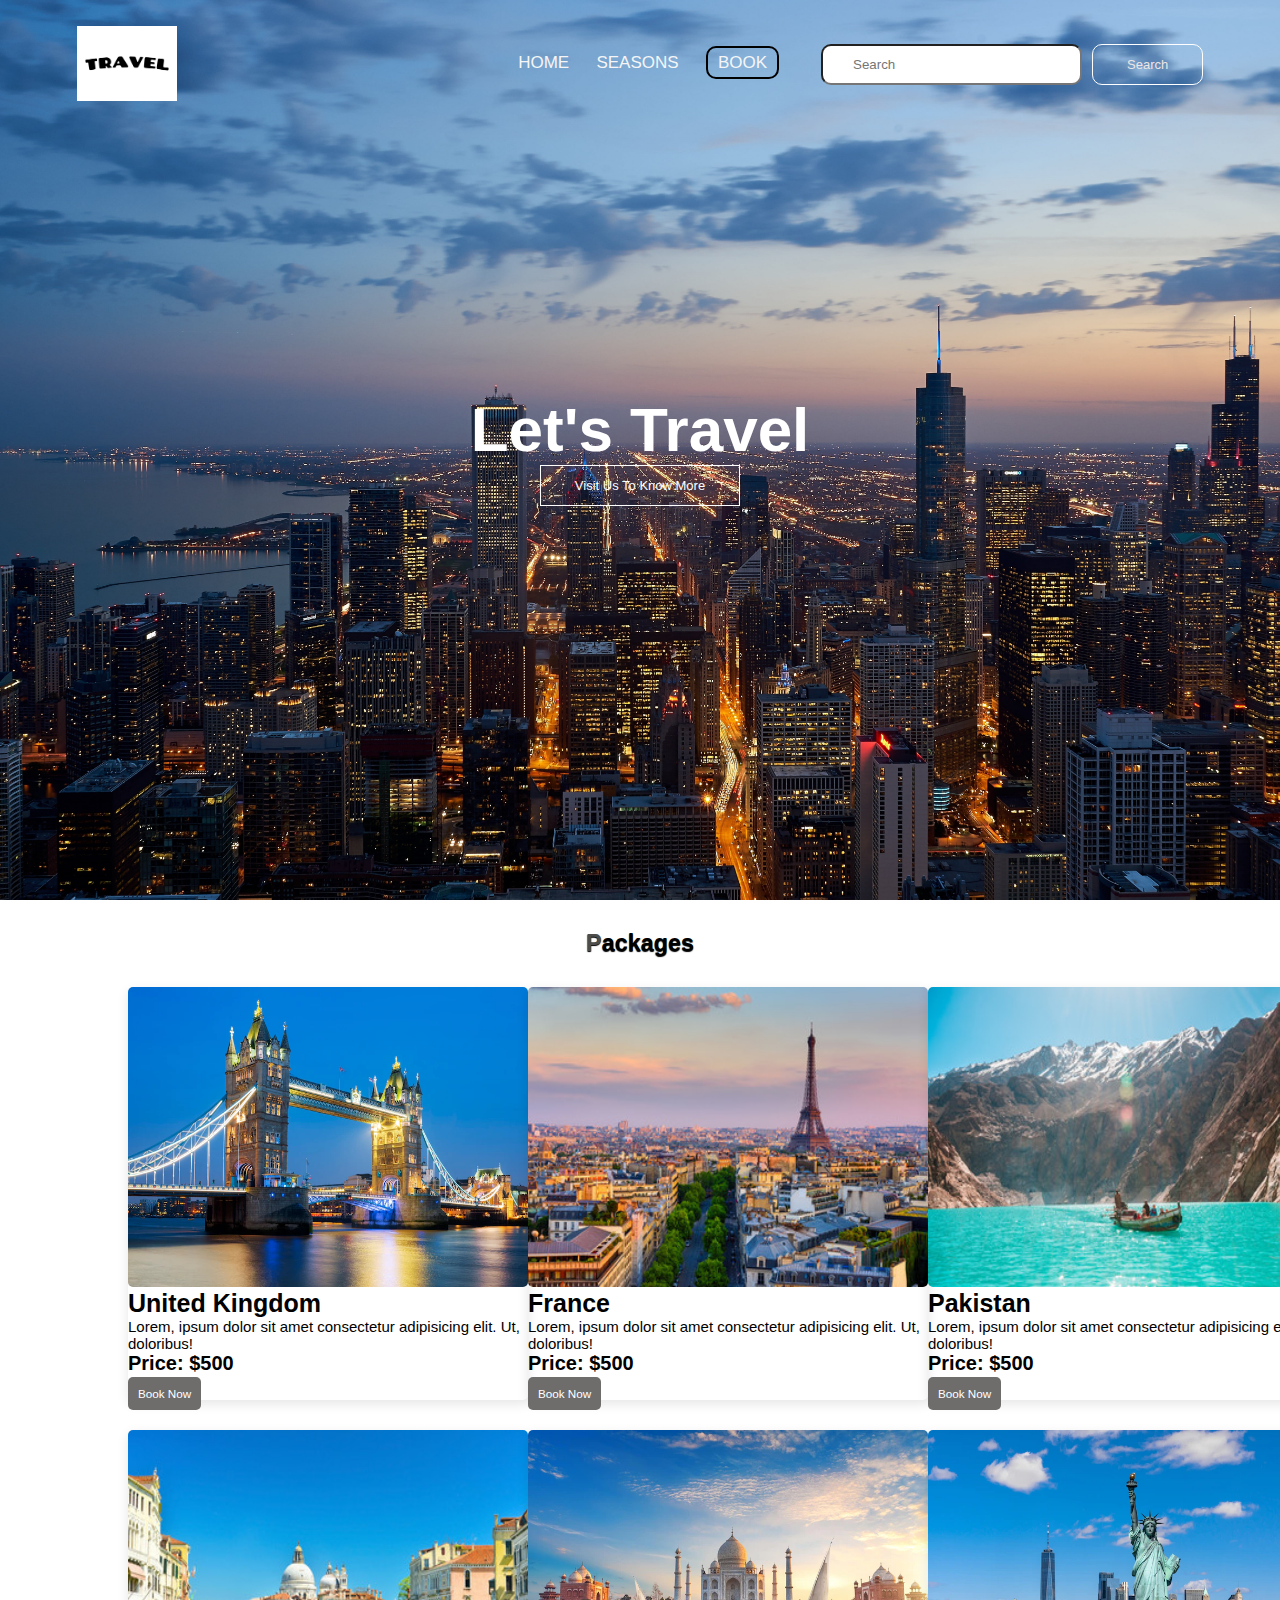
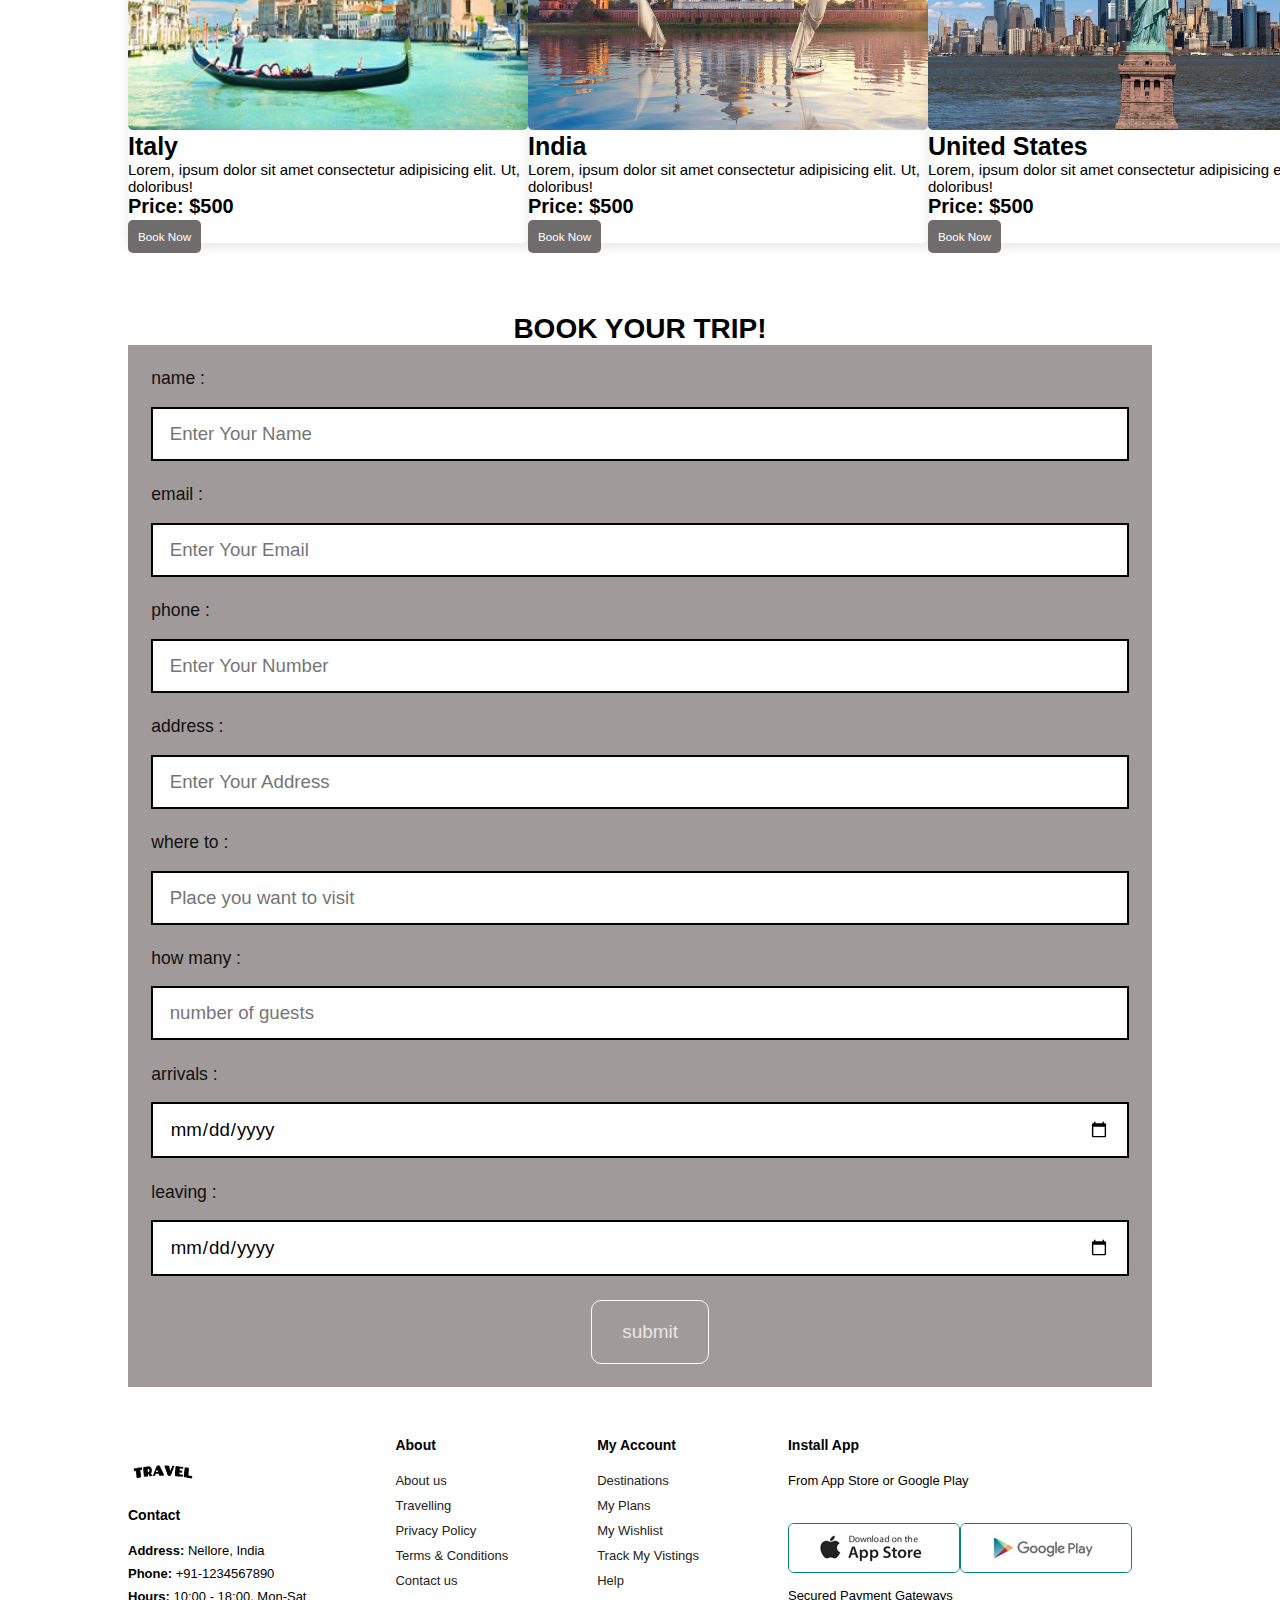
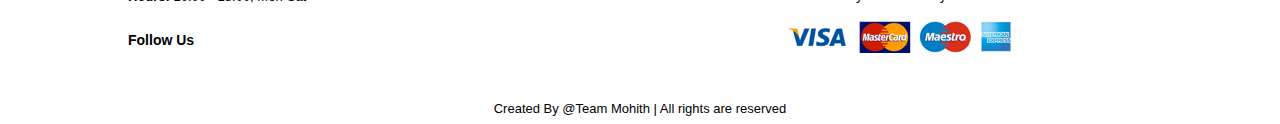
<file: book.html>
<!DOCTYPE html>
<html lang="en">
<head>
    <meta charset="UTF-8">
    <meta http-equiv="X-UA-Compatible" content="IE=edge">
    <meta name="viewport" content="width=device-width, initial-scale=1.0">
    <title>Document</title>
    <link rel="stylesheet" href="style.css">
    <link rel="stylesheet" href="book.css">
    <link rel="stylesheet" href="https://cdnjs.cloudflare.com/ajax/libs/font-awesome/6.4.0/css/all.min.css"
        integrity="sha512-iecdLmaskl7CVkqkXNQ/ZH/XLlvWZOJyj7Yy7tcenmpD1ypASozpmT/E0iPtmFIB46ZmdtAc9eNBvH0H/ZpiBw=="
        crossorigin="anonymous" referrerpolicy="no-referrer" />
</head>
<body>
    <section class="header booking-header">
        <nav>
            <a href="#"><img src="./images/logo.png" alt=""></a>
    
            <div class="nav-links" id="navLinks">
                <i class="fa fa-times" onclick="hideMenu()"></i>
                <ul>
                    <li><a href="index.html">HOME</a></li>
                    <li><a href="./seasons.html">SEASONS</a></li>
                    <li><a href="./book.html" class="btn_book">BOOK</a></li>
                </ul>
            </div>
            <i class="fa fa-bars" onclick="showMenu()"></i>
    
            <form class="d-flex">
                <input class="form-control " type="text" placeholder="Search">
                <button class="btn" type="button">Search</button>
            </form>
        </nav>
    
        <div class="text-box">
            <h1>Let's Travel</h1>
            <a href="" class="hero-btn">Visit Us To Know More</a>
        </div>
    </section>

    <section class="packages" id="packages">
        <div class="container">
    
            <div class="main-txt">
                <h1><span>P</span>ackages</h1>
            </div>
    
            <div class="row" style="margin-top: 30px;">
    
                <div class="col-md-4 py-3 py-md-0">
    
                    <div class="card">
                        <img src="./images/uk.png" alt="" width="400px" height="300px">
                        <div class="card-body">
                            <h3>United Kingdom</h3>
                            <p>Lorem, ipsum dolor sit amet consectetur adipisicing elit. Ut, doloribus!</p>
                            <div class="star">
                                <i class="fa-solid fa-star checked"></i>
                                <i class="fa-solid fa-star checked"></i>
                                <i class="fa-solid fa-star checked"></i>
                                <i class="fa-solid fa-star "></i>
                                <i class="fa-solid fa-star "></i>
                            </div>
                            <h6>Price: <strong>$500</strong></h6>
                            <a href="#book">Book Now</a>
                        </div>
                    </div>
    
                </div>
                <div class="col-md-4 py-3 py-md-0">
    
                    <div class="card">
                        <img src="./images/france.png" alt="" width="400px" height="300px">
                        <div class="card-body">
                            <h3>France</h3>
                            <p>Lorem, ipsum dolor sit amet consectetur adipisicing elit. Ut, doloribus!</p>
                            <div class="star">
                                <i class="fa-solid fa-star checked"></i>
                                <i class="fa-solid fa-star checked"></i>
                                <i class="fa-solid fa-star checked"></i>
                                <i class="fa-solid fa-star "></i>
                                <i class="fa-solid fa-star "></i>
                            </div>
                            <h6>Price: <strong>$500</strong></h6>
                            <a href="#book">Book Now</a>
                        </div>
                    </div>
    
                </div>
                <div class="col-md-4 py-3 py-md-0">
    
                    <div class="card">
                        <img src="./images/pakistan.png" alt="" width="400px" height="300px">
                        <div class="card-body">
                            <h3>Pakistan</h3>
                            <p>Lorem, ipsum dolor sit amet consectetur adipisicing elit. Ut, doloribus!</p>
                            <div class="star">
                                <i class="fa-solid fa-star checked"></i>
                                <i class="fa-solid fa-star checked"></i>
                                <i class="fa-solid fa-star checked"></i>
                                <i class="fa-solid fa-star "></i>
                                <i class="fa-solid fa-star "></i>
                            </div>
                            <h6>Price: <strong>$500</strong></h6>
                            <a href="#book">Book Now</a>
                        </div>
                    </div>
    
                </div>
    
    
    
            </div>

            <div class="row" style="margin-top: 30px;">
    
                <div class="col-md-4 py-3 py-md-0">
    
                    <div class="card">
                        <img src="./images/italy.png" alt="" width="400px" height="300px">
                        <div class="card-body">
                            <h3>Italy</h3>
                            <p>Lorem, ipsum dolor sit amet consectetur adipisicing elit. Ut, doloribus!</p>
                            <div class="star">
                                <i class="fa-solid fa-star checked"></i>
                                <i class="fa-solid fa-star checked"></i>
                                <i class="fa-solid fa-star checked"></i>
                                <i class="fa-solid fa-star "></i>
                                <i class="fa-solid fa-star "></i>
                            </div>
                            <h6>Price: <strong>$500</strong></h6>
                            <a href="#book">Book Now</a>
                        </div>
                    </div>
    
                </div>
                <div class="col-md-4 py-3 py-md-0">
    
                    <div class="card">
                        <img src="./images/india.png" alt="" width="400px" height="300px" >
                        <div class="card-body">
                            <h3>India</h3>
                            <p>Lorem, ipsum dolor sit amet consectetur adipisicing elit. Ut, doloribus!</p>
                            <div class="star">
                                <i class="fa-solid fa-star checked"></i>
                                <i class="fa-solid fa-star checked"></i>
                                <i class="fa-solid fa-star checked"></i>
                                <i class="fa-solid fa-star "></i>
                                <i class="fa-solid fa-star "></i>
                            </div>
                            <h6>Price: <strong>$500</strong></h6>
                            <a href="#book">Book Now</a>
                        </div>
                    </div>
    
                </div>
                <div class="col-md-4 py-3 py-md-0">
    
                    <div class="card">
                        <img src="./images/us.png" alt="" width="400px" height="300px">
                        <div class="card-body">
                            <h3>United States</h3>
                            <p>Lorem, ipsum dolor sit amet consectetur adipisicing elit. Ut, doloribus!</p>
                            <div class="star">
                                <i class="fa-solid fa-star checked"></i>
                                <i class="fa-solid fa-star checked"></i>
                                <i class="fa-solid fa-star checked"></i>
                                <i class="fa-solid fa-star "></i>
                                <i class="fa-solid fa-star "></i>
                            </div>
                            <h6>Price: <strong>$500</strong></h6>
                            <a href="#book">Book Now</a>
                        </div>
                    </div>
    
                </div>
            </div>
    
        </div>
    </section>
    <!-- Section Packages End -->

    <!-- booking form -->
    <section class="booking">
        <h1 class="heading-title">book your trip!</h1>
        <form action="" class="book-form">

            <div class="flex">
                <div class="inputBox">
                    <span>name :</span>
                    <input type="text" placeholder="Enter Your Name" name="name">
                </div>
                <div class="inputBox">
                    <span>email :</span>
                    <input type="text" placeholder="Enter Your Email" name="email">
                </div>
                <div class="inputBox">
                    <span>phone :</span>
                    <input type="text" placeholder="Enter Your Number" name="phone">
                </div>
                <div class="inputBox">
                    <span>address :</span>
                    <input type="text" placeholder="Enter Your Address" name="address">
                </div>
                <div class="inputBox">
                    <span>where to :</span>
                    <input type="text" placeholder="Place you want to visit" name="location">
                </div>
                <div class="inputBox">
                    <span>how many :</span>
                    <input type="number" placeholder="number of guests" name="guests">
                </div>
                <div class="inputBox">
                    <span>arrivals :</span>
                    <input type="date" name="arrivals">
                </div>
                <div class="inputBox">
                    <span>leaving :</span>
                    <input type="date" name="leaving">
                </div>
            </div>

            <input type="submit" value="submit" class="btn" name="send">
        </form>
    </section>

    <!-- Footer -->
    <footer class="section-p1">
        <div class="col">
            <img src="./images/logo.png" alt="" class="logo">
            <h4>Contact</h4>
            <p> <strong> Address:</strong> Nellore, India</p>
            <p> <strong> Phone: </strong> +91-1234567890</p>
            <p> <strong> Hours:</strong> 10:00 - 18:00, Mon-Sat</p>
            <div class="follow">
                <h4>Follow Us</h4>
                <div class="icon">
                    <i class="fab fa-facebook-f"></i>
                    <i class="fab fa-twitter"></i>
                    <i class="fab fa-instagram"></i>
                    <i class="fab fa-pinterest-p"></i>
                    <i class="fab fa-youtube"></i>
                </div>
            </div>
        </div>
    
        <div class="col">
            <h4>About</h4>
            <a href="#">About us</a>
            <a href="#">Travelling</a>
            <a href="#">Privacy Policy</a>
            <a href="#">Terms & Conditions</a>
            <a href="#">Contact us</a>
        </div>
    
        <div class="col">
            <h4>My Account</h4>
            <a href="#">Destinations</a>
            <a href="#">My Plans</a>
            <a href="#">My Wishlist</a>
            <a href="#">Track My Vistings</a>
            <a href="#">Help</a>
        </div>
    
        <div class="col install">
            <h4>Install App</h4>
            <p>From App Store or Google Play</p>
            <div class="row">
                <img src="images/pay/app.jpg" alt="">
                <img src="images/pay/play.jpg" alt="">
            </div>
            <p>Secured Payment Gateways</p>
            <img src="images/pay/pay.png" alt="">
        </div>
    
        <div class="copyright">
            <p>Created By @Team Mohith | All rights are reserved</p>
        </div>
    </footer>

    <script>
        var navLinks = document.getElementById("navLinks");

        function showMenu() {
            navLinks.style.right = "0";
        }
        function hideMenu() {
            navLinks.style.right = "-300px"
        }
    </script>
</body>
</html>
</file>
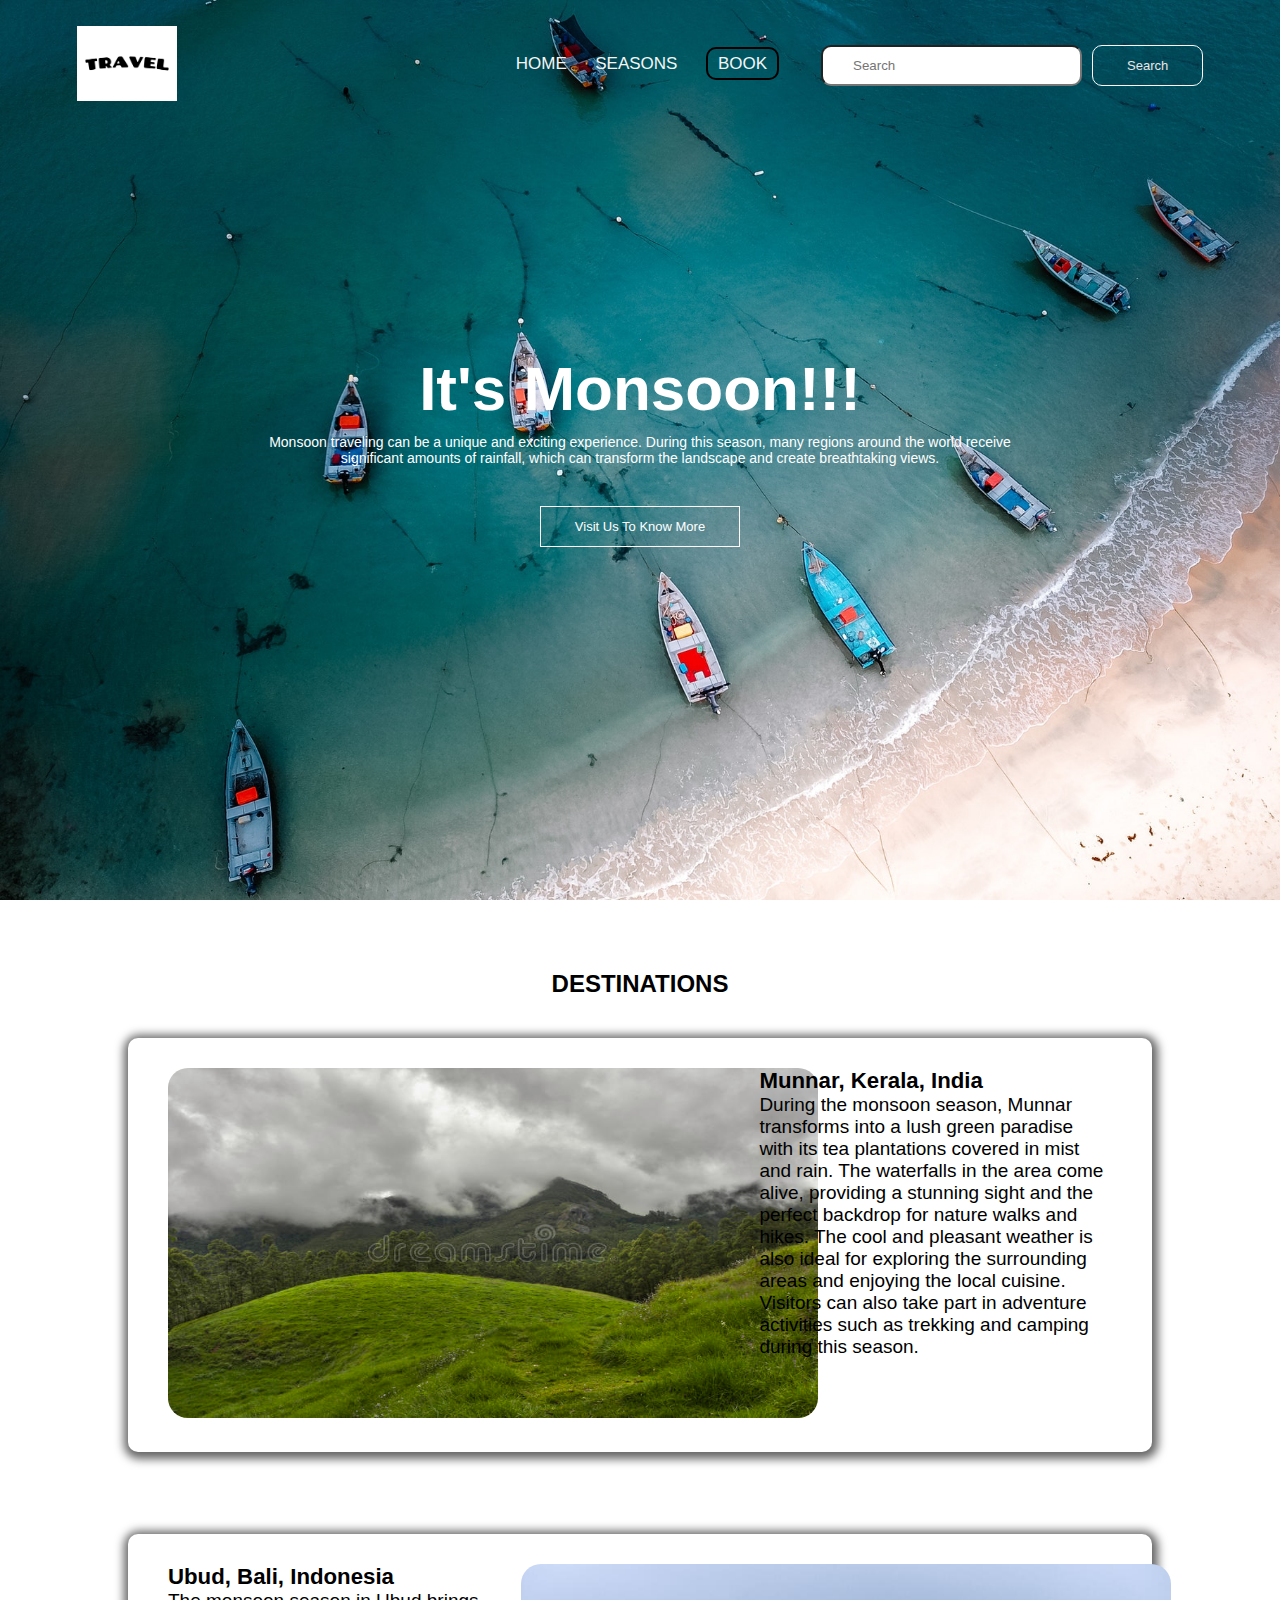
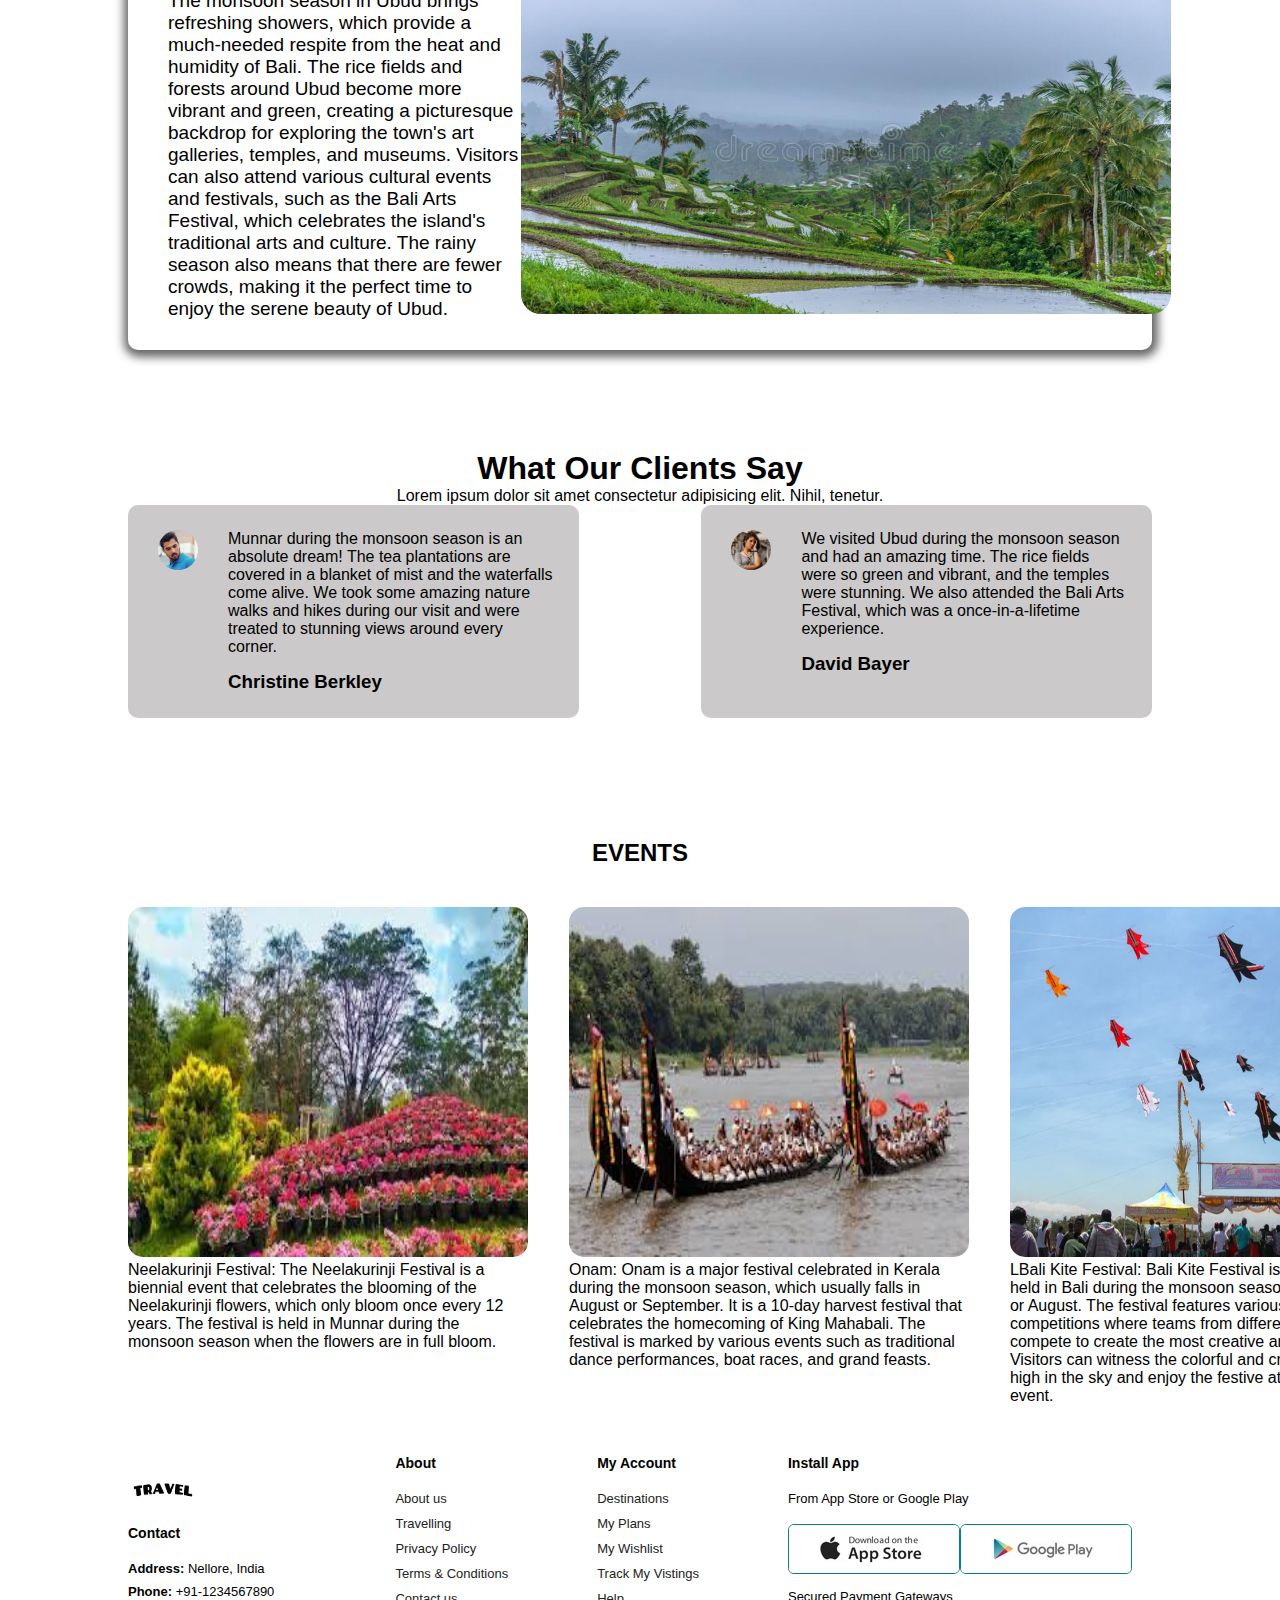
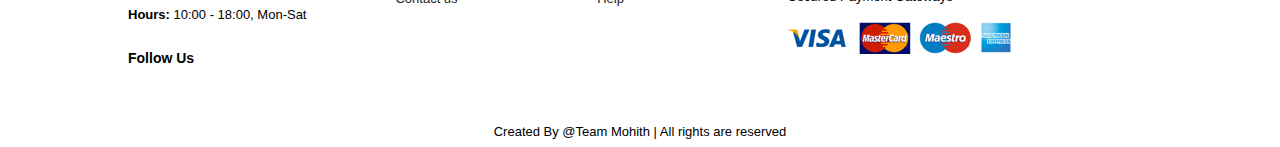
<file: monsoon.html>
<!DOCTYPE html>
<html lang="en">

<head>
    <meta charset="UTF-8">
    <meta http-equiv="X-UA-Compatible" content="IE=edge">
    <meta name="viewport" content="width=device-width, initial-scale=1.0">
    <title>Document</title>
    <link rel="stylesheet" href="style.css">
    <link rel="stylesheet" href="summer.css">
    <link rel="stylesheet" href="https://cdnjs.cloudflare.com/ajax/libs/font-awesome/6.4.0/css/all.min.css"
        integrity="sha512-iecdLmaskl7CVkqkXNQ/ZH/XLlvWZOJyj7Yy7tcenmpD1ypASozpmT/E0iPtmFIB46ZmdtAc9eNBvH0H/ZpiBw=="
        crossorigin="anonymous" referrerpolicy="no-referrer" />
</head>

<body>
    <section class="header monsoon_heading">
        <nav>
            <a href="#"><img src="./images/logo.png" alt=""></a>

            <div class="nav-links" id="navLinks">
                <i class="fa fa-times" onclick="hideMenu()"></i>
                <ul>
                    <li><a href="index.html">HOME</a></li>
                    <li><a href="seasons.html">SEASONS</a></li>
                    <li><a href="./book.html" class="btn_book">BOOK</a></li>
                </ul>


            </div>
            <i class="fa fa-bars" onclick="showMenu()"></i>

            <form class="d-flex">
                <input class="form-control " type="text" placeholder="Search">
                <button class="btn" type="button">Search</button>
            </form>
        </nav>

        <div class="text-box">
            <h1>It's Monsoon!!!</h1>
            <p>Monsoon traveling can be a unique and exciting experience. During this season, many regions around the world receive <br>
            significant amounts of rainfall, which can transform the landscape and create breathtaking views.

            </p>
            <a href="" class="hero-btn">Visit Us To Know More</a>
        </div>
    </section>

    <!-- Destinations -->
    <div class="destinations">
        <div class="destination_box">
            <h2 class="season_heading">DESTINATIONS</h2>
            <div class="row first_destination">
                <div class="row_left">
                    <img src="./images/monsoon_des1.jpg" alt="" width="650px" height="350px">
                    <h3 class="heading"></h3>
                </div>
                <div class="row_right">
                    <h3>Munnar, Kerala, India</h3>
                    <p> During the monsoon season, Munnar transforms into a lush green paradise with its tea plantations
                    covered in mist and rain. The waterfalls in the area come alive, providing a stunning sight and the perfect backdrop for
                    nature walks and hikes. The cool and pleasant weather is also ideal for exploring the surrounding areas and enjoying the
                    local cuisine. Visitors can also take part in adventure activities such as trekking and camping during this season.</p>
                </div>
            </div>
            <div class="row2">
                <div class="row2_left">
                    <h3>Ubud, Bali, Indonesia</h3>
                    <p>The monsoon season in Ubud brings refreshing showers, which provide a much-needed respite from
                    the heat and humidity of Bali. The rice fields and forests around Ubud become more vibrant and green, creating a
                    picturesque backdrop for exploring the town's art galleries, temples, and museums. Visitors can also attend various
                    cultural events and festivals, such as the Bali Arts Festival, which celebrates the island's traditional arts and
                    culture. The rainy season also means that there are fewer crowds, making it the perfect time to enjoy the serene beauty
                    of Ubud.</p>
                </div>
                <div class="row2_right">
                    <img src="./images/monsoon_des2.jpg" alt="" width="650px" height="350px">
                    <h3 class="heading"></h3>
                </div>
            </div>
        </div>
    </div>

    <!-- Customer Reviews -->
    <section class="testimonials">
        <h1>What Our Clients Say</h1>
        <p>Lorem ipsum dolor sit amet consectetur adipisicing elit. Nihil, tenetur.</p>
        <div class="row">
            <div class="testimonial-col">
                <img src="./images/user-1.jpg" alt="">
                <div>
                    <p>Munnar during the monsoon season is an absolute dream! The tea plantations are covered in a blanket of mist and the
                    waterfalls come alive. We took some amazing nature walks and hikes during our visit and were treated to stunning views
                    around every corner.</p>
                    <h3>Christine Berkley</h3>
                </div>
                <div class="products_star">
                    <i class="fa-solid fa-star"></i>
                    <i class="fa-solid fa-star"></i>
                    <i class="fa-solid fa-star"></i>
                    <i class="fa-regular fa-star-half-stroke"></i>
                </div>
            </div>
            <div class="testimonial-col">
                <img src="./images/user-2.jpg" alt="">
                <div>
                    <p>We visited Ubud during the monsoon season and had an amazing time. The rice fields were so green and vibrant, and the
                    temples were stunning. We also attended the Bali Arts Festival, which was a once-in-a-lifetime experience.</p>
                    <h3>David Bayer</h3>
                </div>
                <div class="products_star">
                    <i class="fa-solid fa-star"></i>
                    <i class="fa-solid fa-star"></i>
                    <i class="fa-solid fa-star"></i>
                    <i class="fa-solid fa-star"></i>
                    <i class="fa-regular fa-star-half-stroke"></i>
                </div>
            </div>
        </div>
    </section>

    <!-- Events -->
    <h2 class="event_heading">EVENTS</h2>
    <div class="events">
        <div class="event_box">
            <div class="event_row">
                <div class="event_top">
                    <img src="./images/monsoon_events/event1.jpg" alt="" width="400px" height="350px">
                    <h3 class="heading"></h3>
                </div>
                <div class="event_bottom">
                    <p>Neelakurinji Festival: The Neelakurinji Festival is a biennial event that celebrates the blooming of the Neelakurinji
                    flowers, which only bloom once every 12 years. The festival is held in Munnar during the monsoon season when the flowers
                    are in full bloom.</p>
                </div>
            </div>
        </div>

        <div class="event_box">
            <div class="event_row">
                <div class="event_top">
                    <img src="./images/monsoon_events/event2.jpg" alt="" width="400px" height="350px">
                    <h3 class="heading"></h3>
                </div>
                <div class="event_bottom">
                    <p>Onam: Onam is a major festival celebrated in Kerala during the monsoon season, which usually falls in August or
                    September. It is a 10-day harvest festival that celebrates the homecoming of King Mahabali. The festival is marked by
                    various events such as traditional dance performances, boat races, and grand feasts.</p>
                </div>
            </div>
        </div>

        <div class="event_box">
            <div class="event_row">
                <div class="event_top">
                    <img src="./images/monsoon_events/event3.jpg" alt="" width="400px" height="350px">
                    <h3 class="heading"></h3>
                </div>
                <div class="event_bottom">
                    <p>LBali Kite Festival: Bali Kite Festival is an annual event held in Bali during the monsoon season, usually in July or
                    August. The festival features various kite flying competitions where teams from different villages compete to create the
                    most creative and intricate kites. Visitors can witness the colorful and creative kites flying high in the sky and enjoy
                    the festive atmosphere of the event.</p>
                </div>
            </div>
        </div>
    </div>

    <!-- Footer -->
    <footer class="section-p1">
        <div class="col">
            <img src="./images/logo.png" alt="" class="logo">
            <h4>Contact</h4>
            <p> <strong> Address:</strong> Nellore, India</p>
            <p> <strong> Phone: </strong> +91-1234567890</p>
            <p> <strong> Hours:</strong> 10:00 - 18:00, Mon-Sat</p>
            <div class="follow">
                <h4>Follow Us</h4>
                <div class="icon">
                    <i class="fab fa-facebook-f"></i>
                    <i class="fab fa-twitter"></i>
                    <i class="fab fa-instagram"></i>
                    <i class="fab fa-pinterest-p"></i>
                    <i class="fab fa-youtube"></i>
                </div>
            </div>
        </div>

        <div class="col">
            <h4>About</h4>
            <a href="#">About us</a>
            <a href="#">Travelling</a>
            <a href="#">Privacy Policy</a>
            <a href="#">Terms & Conditions</a>
            <a href="#">Contact us</a>
        </div>

        <div class="col">
            <h4>My Account</h4>
            <a href="#">Destinations</a>
            <a href="#">My Plans</a>
            <a href="#">My Wishlist</a>
            <a href="#">Track My Vistings</a>
            <a href="#">Help</a>
        </div>

        <div class="col install">
            <h4>Install App</h4>
            <p>From App Store or Google Play</p>
            <div class="row">
                <img src="images/pay/app.jpg" alt="">
                <img src="images/pay/play.jpg" alt="">
            </div>
            <p>Secured Payment Gateways</p>
            <img src="images/pay/pay.png" alt="">
        </div>

        <div class="copyright">
            <p>Created By @Team Mohith | All rights are reserved</p>
        </div>
    </footer>

    <script>
        var navLinks = document.getElementById("navLinks");

        function showMenu() {
            navLinks.style.right = "0";
        }
        function hideMenu() {
            navLinks.style.right = "-300px"
        }
    </script>

    <script src="./app.js"></script>
</body>

</html>
</file>
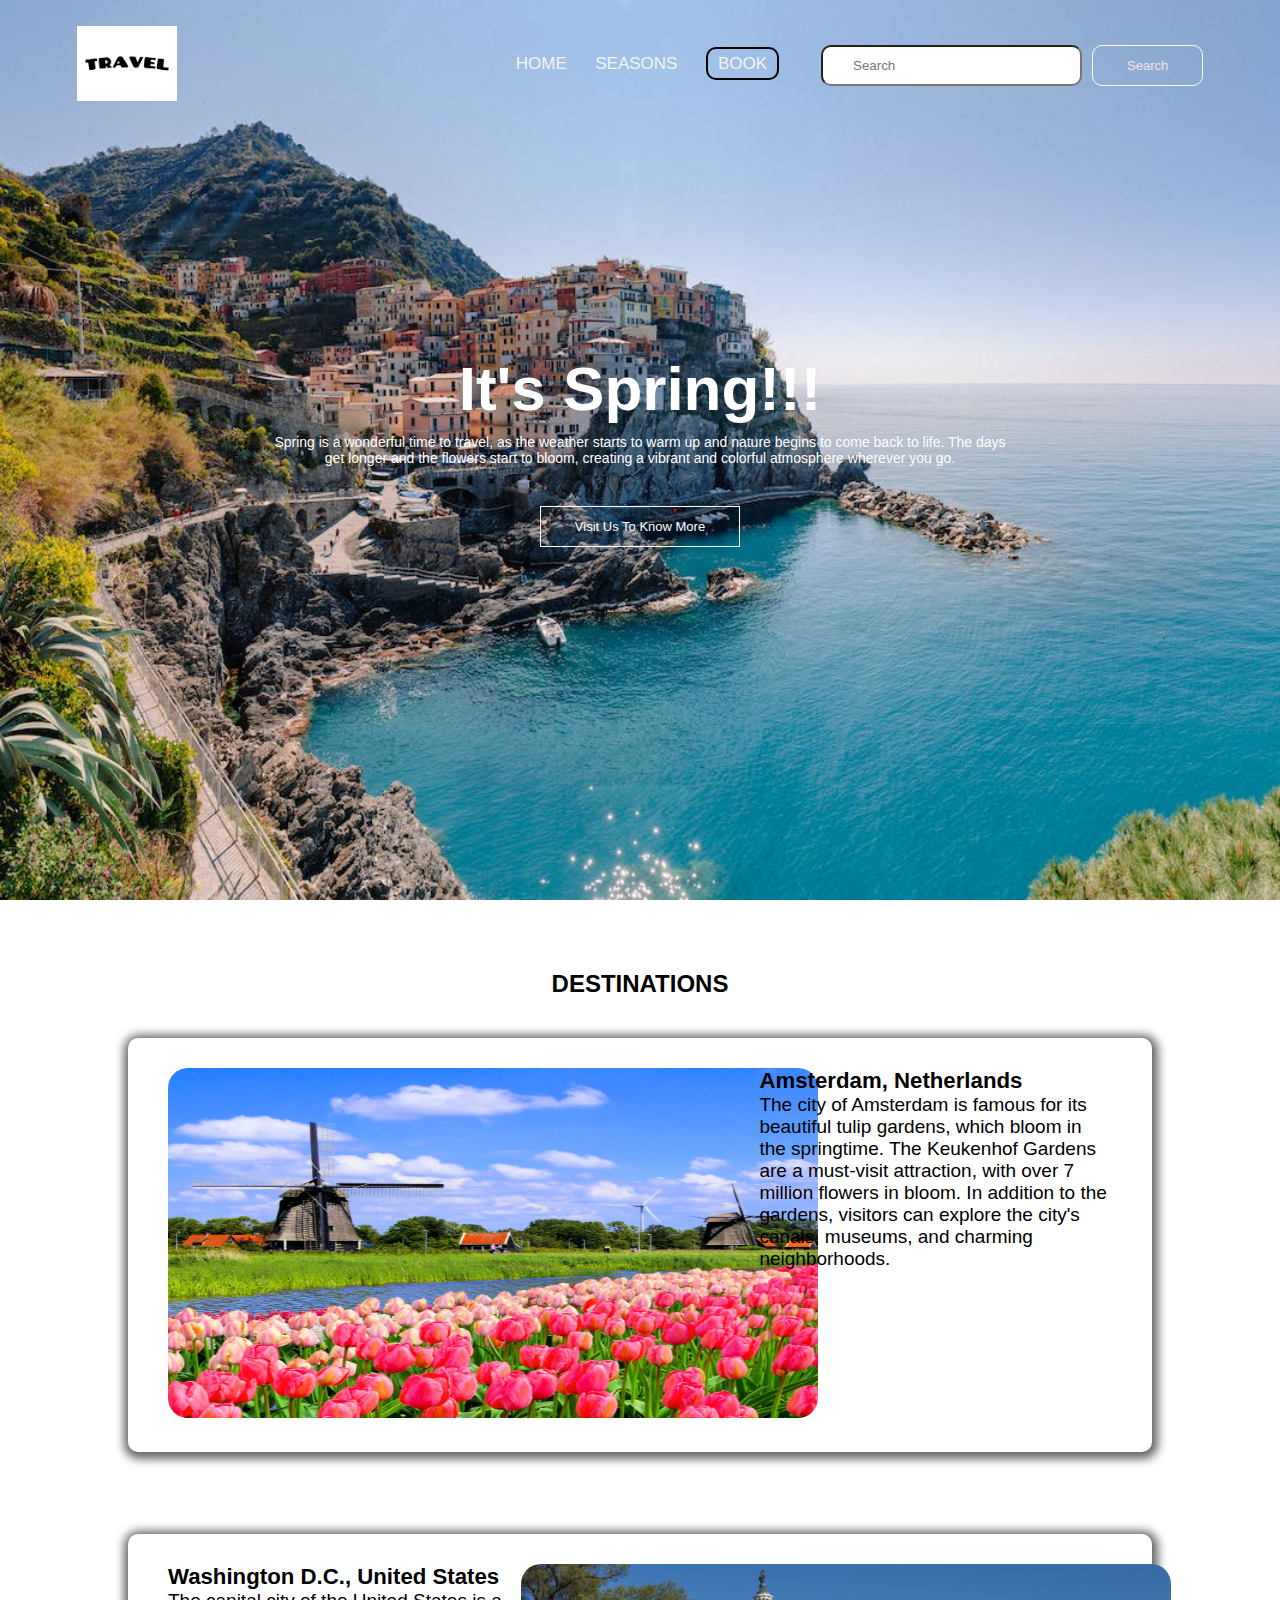
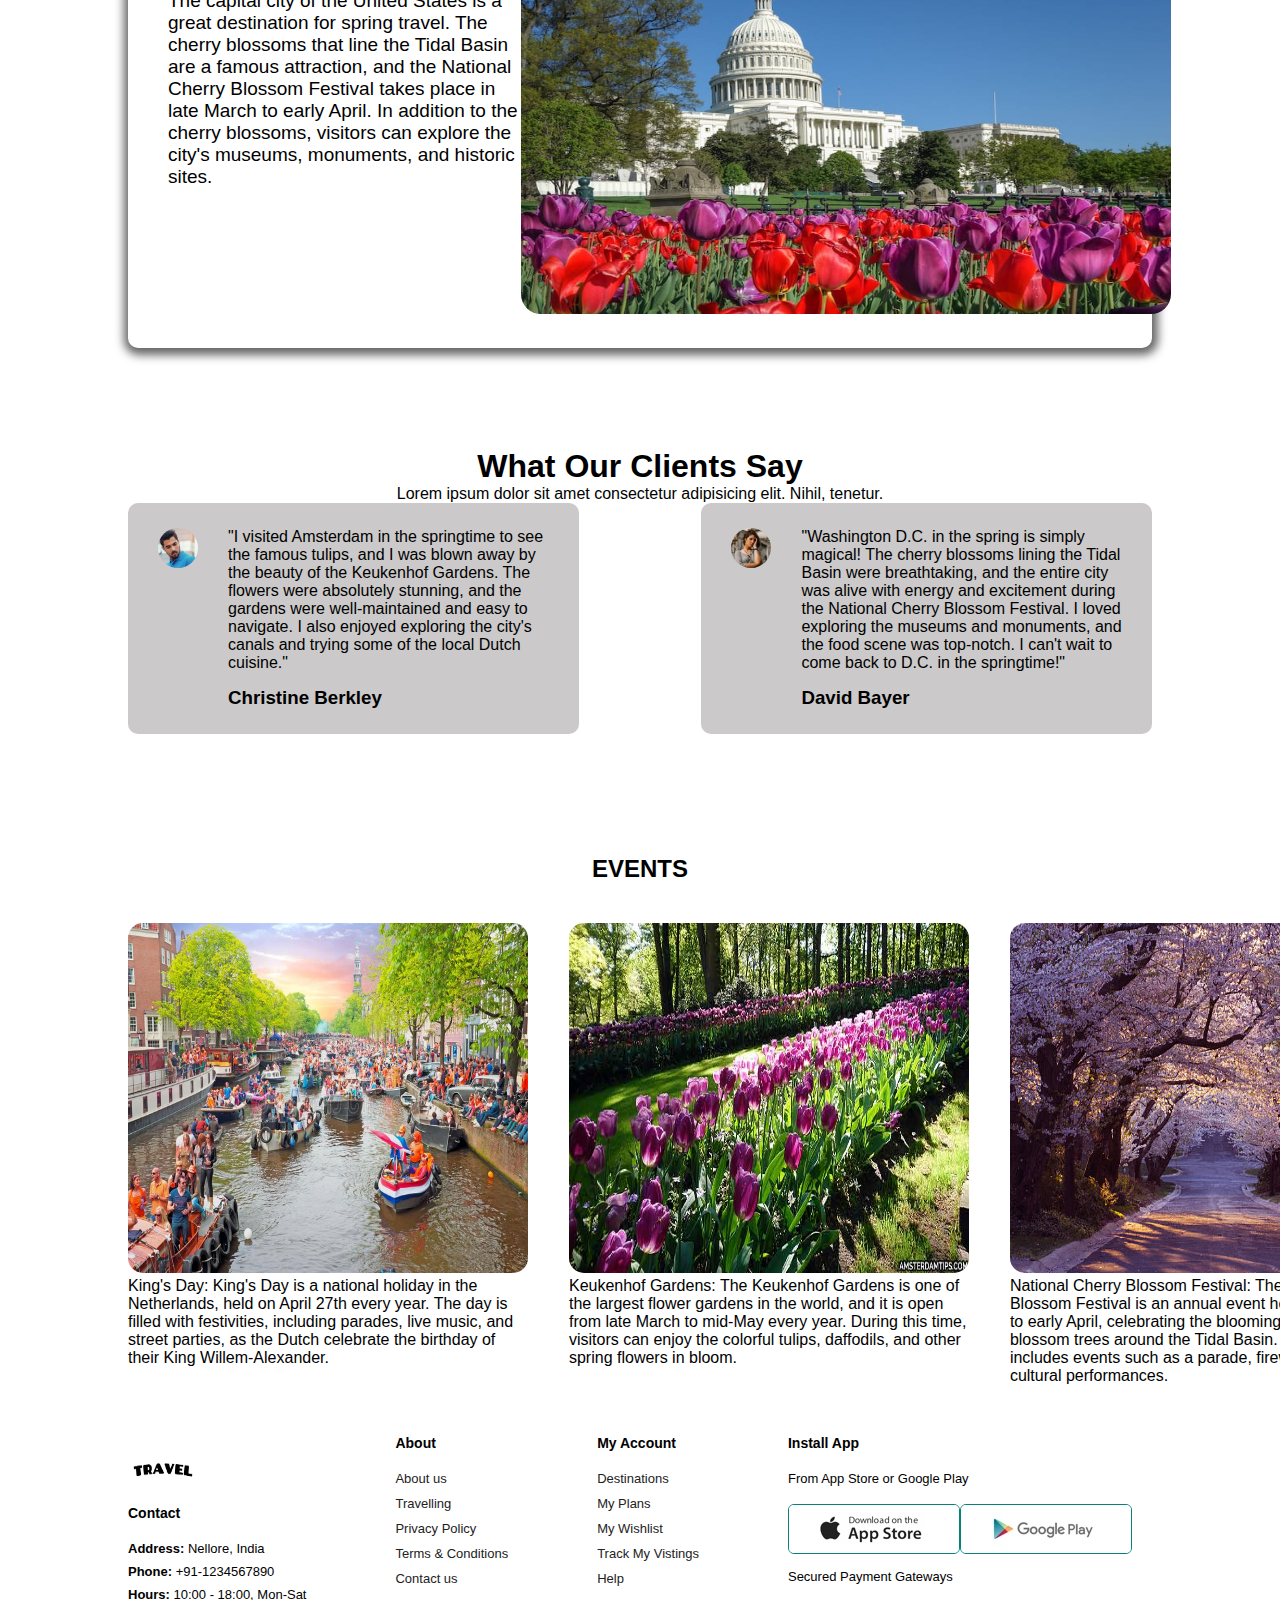
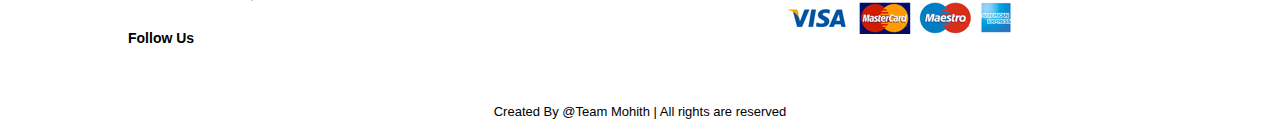
<file: spring.html>
<!DOCTYPE html>
<html lang="en">

<head>
    <meta charset="UTF-8">
    <meta http-equiv="X-UA-Compatible" content="IE=edge">
    <meta name="viewport" content="width=device-width, initial-scale=1.0">
    <title>Document</title>
    <link rel="stylesheet" href="style.css">
    <link rel="stylesheet" href="summer.css">
    <link rel="stylesheet" href="https://cdnjs.cloudflare.com/ajax/libs/font-awesome/6.4.0/css/all.min.css"
        integrity="sha512-iecdLmaskl7CVkqkXNQ/ZH/XLlvWZOJyj7Yy7tcenmpD1ypASozpmT/E0iPtmFIB46ZmdtAc9eNBvH0H/ZpiBw=="
        crossorigin="anonymous" referrerpolicy="no-referrer" />
</head>

<body>
    <section class="header spring_heading">
        <nav>
            <a href="#"><img src="./images/logo.png" alt=""></a>

            <div class="nav-links" id="navLinks">
                <i class="fa fa-times" onclick="hideMenu()"></i>
                <ul>
                    <li><a href="index.html">HOME</a></li>
                    <li><a href="seasons.html">SEASONS</a></li>
                    <li><a href="./book.html" class="btn_book">BOOK</a></li>
                </ul>


            </div>
            <i class="fa fa-bars" onclick="showMenu()"></i>

            <form class="d-flex">
                <input class="form-control " type="text" placeholder="Search">
                <button class="btn" type="button">Search</button>
            </form>
        </nav>

        <div class="text-box">
            <h1>It's Spring!!!</h1>
            <p>Spring is a wonderful time to travel, as the weather starts to warm up and nature begins to come back to life. The days <br>
            get longer and the flowers start to bloom, creating a vibrant and colorful atmosphere wherever you go.

            </p>
            <a href="" class="hero-btn">Visit Us To Know More</a>
        </div>
    </section>

    <!-- Destinations -->
    <div class="destinations">
        <div class="destination_box">
            <h2 class="season_heading">DESTINATIONS</h2>
            <div class="row first_destination">
                <div class="row_left">
                    <img src="./images/spring_des1.jpg" alt="" width="650px" height="350px">
                    <h3 class="heading"></h3>
                </div>
                <div class="row_right">
                    <h3>Amsterdam, Netherlands</h3>
                    <p>The city of Amsterdam is famous for its beautiful tulip gardens, which bloom in the springtime.
                    The Keukenhof Gardens are a must-visit attraction, with over 7 million flowers in bloom. In addition to the gardens,
                    visitors can explore the city's canals, museums, and charming neighborhoods.</p>
                </div>
            </div>
            <div class="row2">
                <div class="row2_left">
                    <h3>Washington D.C., United States</h3>
                    <p> The capital city of the United States is a great destination for spring travel. The
                    cherry blossoms that line the Tidal Basin are a famous attraction, and the National Cherry Blossom Festival takes place
                    in late March to early April. In addition to the cherry blossoms, visitors can explore the city's museums, monuments,
                    and historic sites.</p>
                </div>
                <div class="row2_right">
                    <img src="./images/spring_des2.jpg" alt="" width="650px" height="350px">
                    <h3 class="heading"></h3>
                </div>
            </div>
        </div>
    </div>

    <!-- Customer Reviews -->
    <section class="testimonials">
        <h1>What Our Clients Say</h1>
        <p>Lorem ipsum dolor sit amet consectetur adipisicing elit. Nihil, tenetur.</p>
        <div class="row">
            <div class="testimonial-col">
                <img src="./images/user-1.jpg" alt="">
                <div>
                    <p>"I visited Amsterdam in the springtime to see the famous tulips, and I was blown away by the beauty of the Keukenhof
                    Gardens. The flowers were absolutely stunning, and the gardens were well-maintained and easy to navigate. I also enjoyed
                    exploring the city's canals and trying some of the local Dutch cuisine."</p>
                    <h3>Christine Berkley</h3>
                </div>
                <div class="products_star">
                    <i class="fa-solid fa-star"></i>
                    <i class="fa-solid fa-star"></i>
                    <i class="fa-solid fa-star"></i>
                    <i class="fa-regular fa-star-half-stroke"></i>
                </div>
            </div>
            <div class="testimonial-col">
                <img src="./images/user-2.jpg" alt="">
                <div>
                    <p>"Washington D.C. in the spring is simply magical! The cherry blossoms lining the Tidal Basin were breathtaking, and the
                    entire city was alive with energy and excitement during the National Cherry Blossom Festival. I loved exploring the
                    museums and monuments, and the food scene was top-notch. I can't wait to come back to D.C. in the springtime!"</p>
                    <h3>David Bayer</h3>
                </div>
                <div class="products_star">
                    <i class="fa-solid fa-star"></i>
                    <i class="fa-solid fa-star"></i>
                    <i class="fa-solid fa-star"></i>
                    <i class="fa-solid fa-star"></i>
                    <i class="fa-regular fa-star-half-stroke"></i>
                </div>
            </div>
        </div>
    </section>

    <!-- Events -->
    <h2 class="event_heading">EVENTS</h2>
    <div class="events">
        <div class="event_box">
            <div class="event_row">
                <div class="event_top">
                    <img src="./images/spring_events/even1.jpg" alt="" width="400px" height="350px">
                    <h3 class="heading"></h3>
                </div>
                <div class="event_bottom">
                    <p>King's Day: King's Day is a national holiday in the Netherlands, held on April 27th every year. The day is filled with
                    festivities, including parades, live music, and street parties, as the Dutch celebrate the birthday of their King
                    Willem-Alexander.</p>
                </div>
            </div>
        </div>

        <div class="event_box">
            <div class="event_row">
                <div class="event_top">
                    <img src="./images/spring_events/event2.jpg" alt="" width="400px" height="350px">
                    <h3 class="heading"></h3>
                </div>
                <div class="event_bottom">
                    <p>Keukenhof Gardens: The Keukenhof Gardens is one of the largest flower gardens in the world, and it is open from late
                    March to mid-May every year. During this time, visitors can enjoy the colorful tulips, daffodils, and other spring
                    flowers in bloom.</p>
                </div>
            </div>
        </div>

        <div class="event_box">
            <div class="event_row">
                <div class="event_top">
                    <img src="./images/spring_events/event3.jpg" alt="" width="400px" height="350px">
                    <h3 class="heading"></h3>
                </div>
                <div class="event_bottom">
                    <p>National Cherry Blossom Festival: The National Cherry Blossom Festival is an annual event held in late March to early
                    April, celebrating the blooming of the cherry blossom trees around the Tidal Basin. The festival includes events such as
                    a parade, fireworks, and cultural performances.</p>
                </div>
            </div>
        </div>
    </div>

    <!-- Footer -->
    <footer class="section-p1">
        <div class="col">
            <img src="./images/logo.png" alt="" class="logo">
            <h4>Contact</h4>
            <p> <strong> Address:</strong> Nellore, India</p>
            <p> <strong> Phone: </strong> +91-1234567890</p>
            <p> <strong> Hours:</strong> 10:00 - 18:00, Mon-Sat</p>
            <div class="follow">
                <h4>Follow Us</h4>
                <div class="icon">
                    <i class="fab fa-facebook-f"></i>
                    <i class="fab fa-twitter"></i>
                    <i class="fab fa-instagram"></i>
                    <i class="fab fa-pinterest-p"></i>
                    <i class="fab fa-youtube"></i>
                </div>
            </div>
        </div>

        <div class="col">
            <h4>About</h4>
            <a href="#">About us</a>
            <a href="#">Travelling</a>
            <a href="#">Privacy Policy</a>
            <a href="#">Terms & Conditions</a>
            <a href="#">Contact us</a>
        </div>

        <div class="col">
            <h4>My Account</h4>
            <a href="#">Destinations</a>
            <a href="#">My Plans</a>
            <a href="#">My Wishlist</a>
            <a href="#">Track My Vistings</a>
            <a href="#">Help</a>
        </div>

        <div class="col install">
            <h4>Install App</h4>
            <p>From App Store or Google Play</p>
            <div class="row">
                <img src="images/pay/app.jpg" alt="">
                <img src="images/pay/play.jpg" alt="">
            </div>
            <p>Secured Payment Gateways</p>
            <img src="images/pay/pay.png" alt="">
        </div>

        <div class="copyright">
            <p>Created By @Team Mohith | All rights are reserved</p>
        </div>
    </footer>

    <script>
        var navLinks = document.getElementById("navLinks");

        function showMenu() {
            navLinks.style.right = "0";
        }
        function hideMenu() {
            navLinks.style.right = "-300px"
        }
    </script>

    <script src="./app.js"></script>
</body>

</html>
</file>
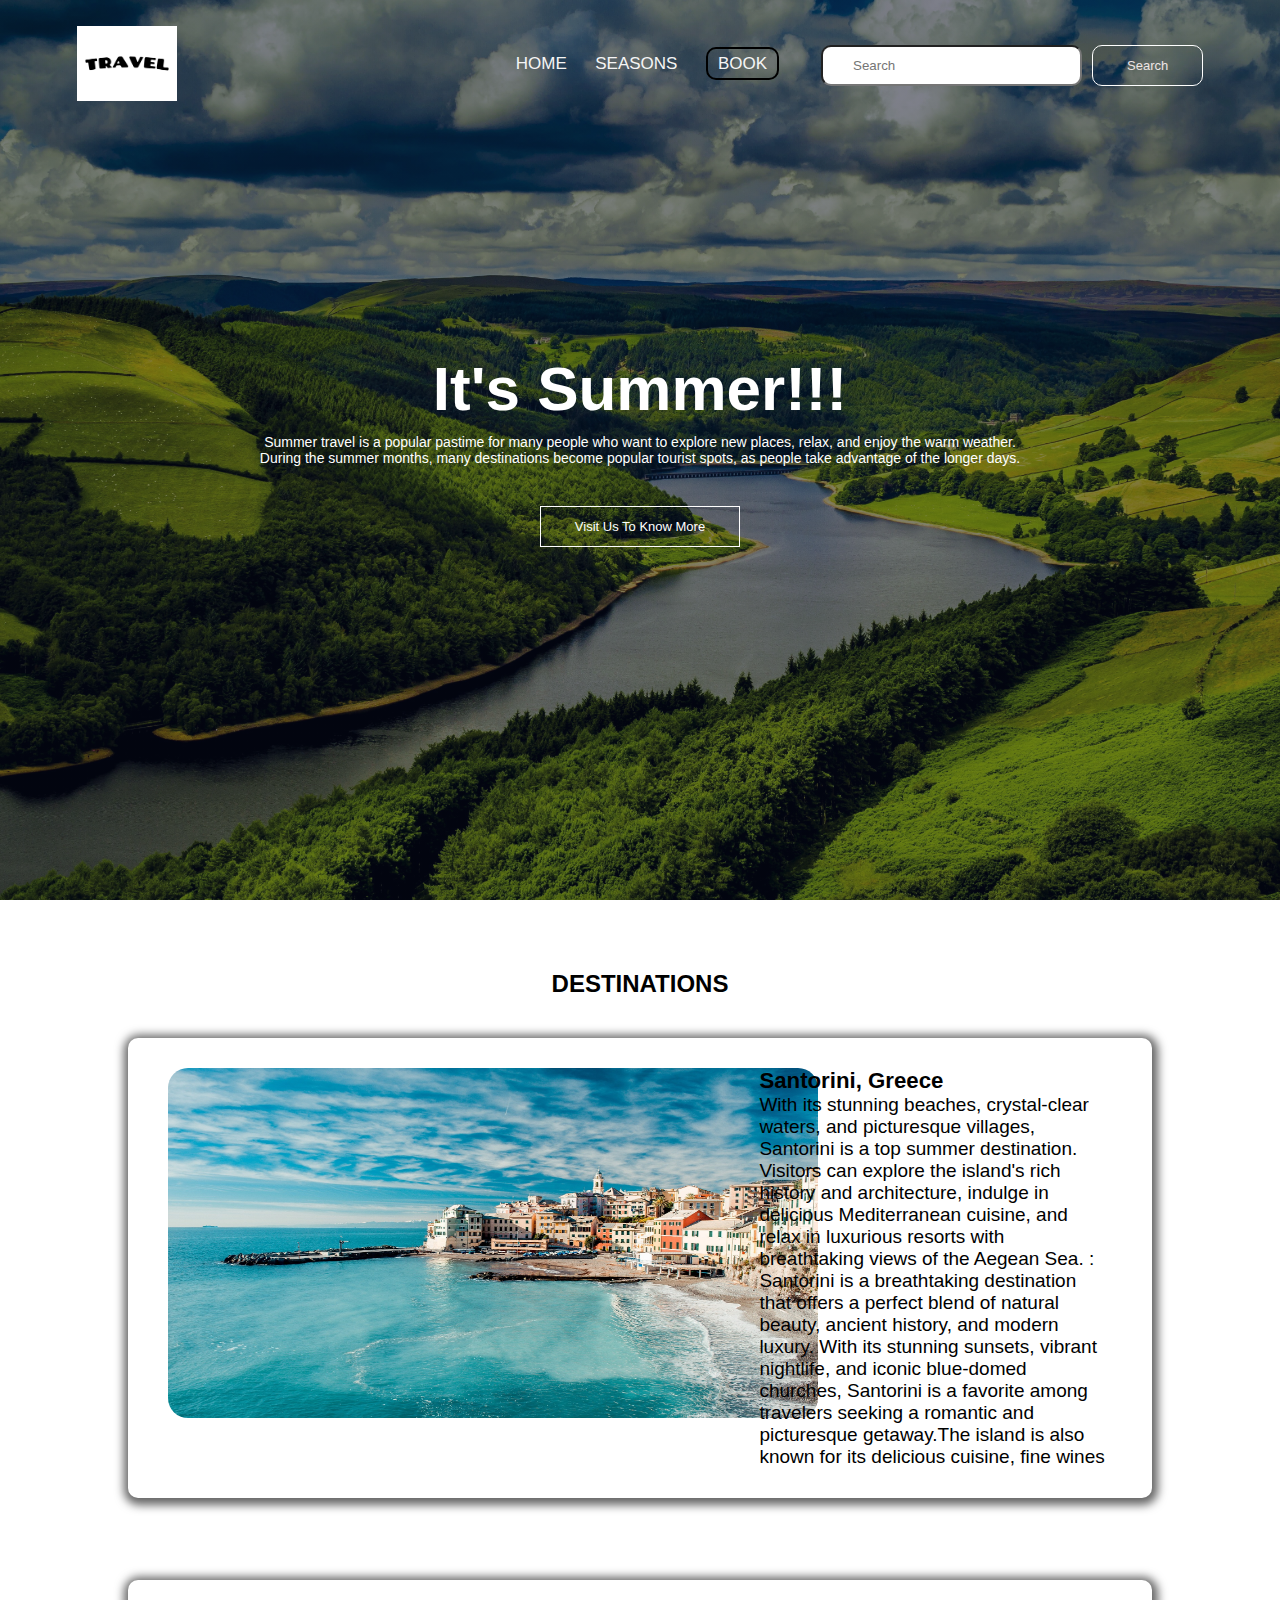
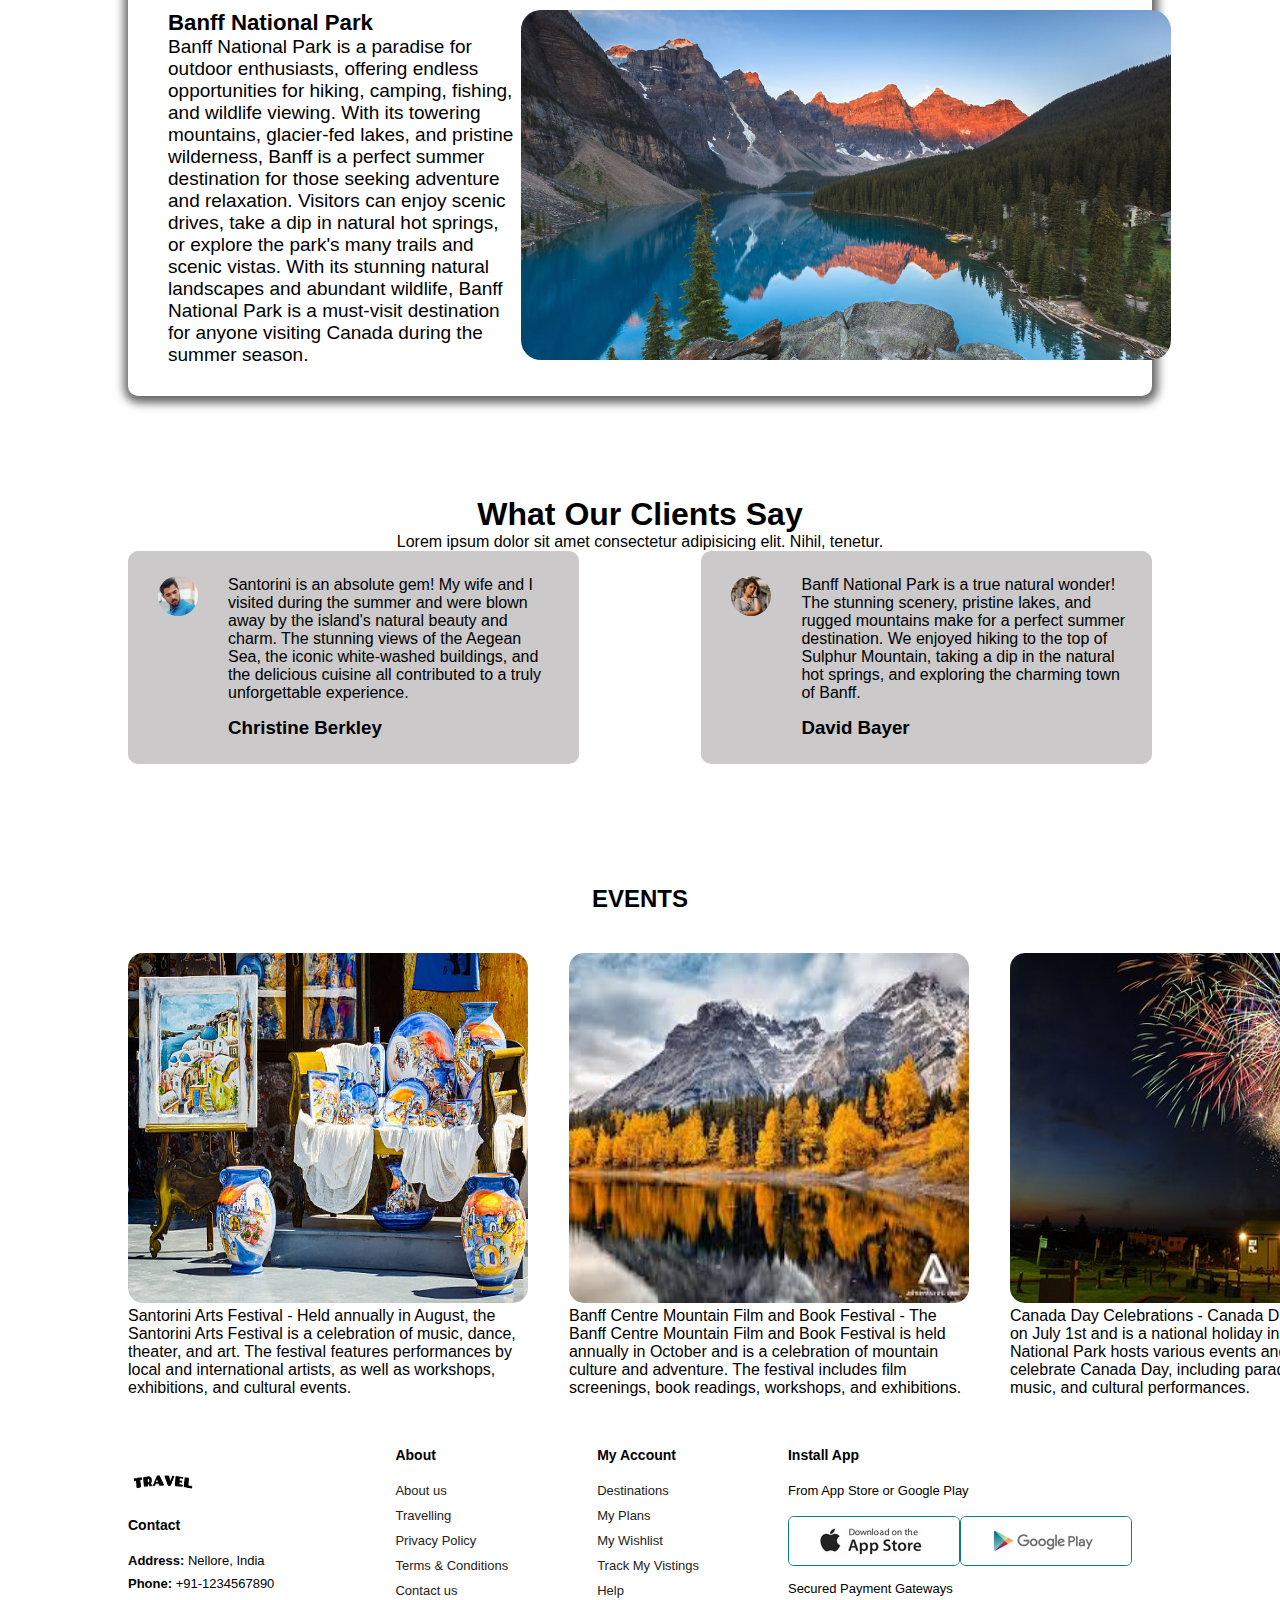
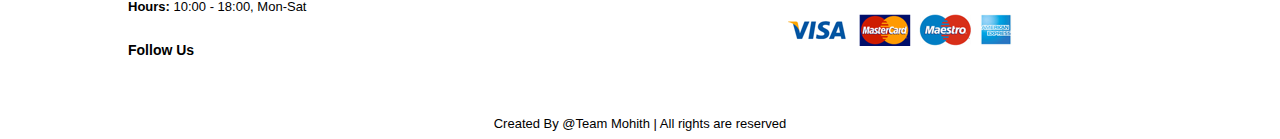
<file: summer.html>
<!DOCTYPE html>
<html lang="en">
<head>
    <meta charset="UTF-8">
    <meta http-equiv="X-UA-Compatible" content="IE=edge">
    <meta name="viewport" content="width=device-width, initial-scale=1.0">
    <title>Document</title>
    <link rel="stylesheet" href="style.css">
    <link rel="stylesheet" href="summer.css">
    <link rel="stylesheet" href="https://cdnjs.cloudflare.com/ajax/libs/font-awesome/6.4.0/css/all.min.css"
        integrity="sha512-iecdLmaskl7CVkqkXNQ/ZH/XLlvWZOJyj7Yy7tcenmpD1ypASozpmT/E0iPtmFIB46ZmdtAc9eNBvH0H/ZpiBw=="
        crossorigin="anonymous" referrerpolicy="no-referrer" />
</head>
<body>
    <section class="header">
        <nav>
            <a href="#"><img src="./images/logo.png" alt=""></a>
    
            <div class="nav-links" id="navLinks">
                <i class="fa fa-times" onclick="hideMenu()"></i>
                <ul>
                    <li><a href="index.html">HOME</a></li>
                    <li><a href="seasons.html">SEASONS</a></li>
                    <li><a href="./book.html" class="btn_book">BOOK</a></li>
                </ul>
    
    
            </div>
            <i class="fa fa-bars" onclick="showMenu()"></i>
    
            <form class="d-flex">
                <input class="form-control " type="text" placeholder="Search">
                <button class="btn" type="button">Search</button>
            </form>
        </nav>
    
        <div class="text-box">
            <h1>It's Summer!!!</h1>
            <p>Summer travel is a popular pastime for many people who want to explore new places, relax, and enjoy the warm weather. <br>
            During the summer months, many destinations become popular tourist spots, as people take advantage of the longer days.

            </p>
            <a href="" class="hero-btn">Visit Us To Know More</a>
        </div>
    </section>

    <!-- Destinations -->
    <div class="destinations">
        <div class="destination_box">
            <h2 class="season_heading">DESTINATIONS</h2>
            <div class="row first_destination">
                <div class="row_left">
                    <img src="./images/summer_des1.jpg" alt="" width="650px" height="350px">
                    <h3 class="heading"></h3>
                </div>
                <div class="row_right">
                    <h3>Santorini, Greece</h3>
                    <p> With its stunning beaches, crystal-clear waters, and picturesque villages, Santorini is a top summer destination.
                    Visitors can explore the island's rich history and architecture, indulge in delicious Mediterranean cuisine, and relax
                    in luxurious resorts with breathtaking views of the Aegean Sea. : Santorini is a breathtaking destination that offers a perfect blend of natural beauty, ancient history, and modern
                    luxury. With its stunning sunsets, vibrant nightlife, and iconic blue-domed churches, Santorini is a favorite among
                    travelers seeking a romantic and picturesque getaway.The island is also known for its delicious cuisine, fine wines</p>
                </div>
            </div>
            <div class="row2">
                <div class="row2_left">
                    <h3>Banff National Park</h3>
                    <p>Banff National Park is a paradise for outdoor enthusiasts, offering endless opportunities for hiking, camping, fishing,
                    and wildlife viewing. With its towering mountains, glacier-fed lakes, and pristine wilderness, Banff is a perfect summer
                    destination for those seeking adventure and relaxation. Visitors can enjoy scenic drives, take a dip in natural hot
                    springs, or explore the park's many trails and scenic vistas. With its stunning natural landscapes and abundant
                    wildlife, Banff National Park is a must-visit destination for anyone visiting Canada during the summer season.</p>
                </div>
                <div class="row2_right">
                    <img src="./images/summer_des2.jpg" alt="" width="650px" height="350px">
                    <h3 class="heading"></h3>
                </div>
            </div>
        </div>
    </div>

    <!-- Customer Reviews -->
    <section class="testimonials">
        <h1>What Our Clients Say</h1>
        <p>Lorem ipsum dolor sit amet consectetur adipisicing elit. Nihil, tenetur.</p>
        <div class="row">
            <div class="testimonial-col">
                <img src="./images/user-1.jpg" alt="">
                <div>
                    <p>Santorini is an absolute gem! My wife and I visited during the summer and were blown away by the island's natural beauty
                    and charm. The stunning views of the Aegean Sea, the iconic white-washed buildings, and the delicious cuisine all
                    contributed to a truly unforgettable experience.</p>
                    <h3>Christine Berkley</h3>
                </div>
                <div class="products_star">
                    <i class="fa-solid fa-star"></i>
                    <i class="fa-solid fa-star"></i>
                    <i class="fa-solid fa-star"></i>
                    <i class="fa-regular fa-star-half-stroke"></i>
                </div>
            </div>
            <div class="testimonial-col">
                <img src="./images/user-2.jpg" alt="">
                <div>
                    <p>Banff National Park is a true natural wonder! The stunning scenery, pristine lakes, and rugged mountains make for a
                    perfect summer destination. We enjoyed hiking to the top of Sulphur Mountain, taking a dip in the natural hot springs,
                    and exploring the charming town of Banff.</p>
                    <h3>David Bayer</h3>
                </div>
                <div class="products_star">
                    <i class="fa-solid fa-star"></i>
                    <i class="fa-solid fa-star"></i>
                    <i class="fa-solid fa-star"></i>
                    <i class="fa-solid fa-star"></i>
                    <i class="fa-regular fa-star-half-stroke"></i>
                </div>
            </div>
        </div>
    </section>

    <!-- Events -->
    <h2 class="event_heading">EVENTS</h2>
    <div class="events">
        <div class="event_box">
            <div class="event_row">
                <div class="event_top">
                    <img src="./images/summer_events/event1.jpg" alt="" width="400px" height="350px">
                    <h3 class="heading"></h3>
                </div>
                <div class="event_bottom">
                    <p>Santorini Arts Festival - Held annually in August, the Santorini Arts Festival is a celebration of music, dance,
                    theater, and art. The festival features performances by local and international artists, as well as workshops,
                    exhibitions, and cultural events.</p>
                </div>
            </div>
        </div>

        <div class="event_box">
            <div class="event_row">
                <div class="event_top">
                    <img src="./images/summer_events/event2.jpg" alt="" width="400px" height="350px">
                    <h3 class="heading"></h3>
                </div>
                <div class="event_bottom">
                    <p>Banff Centre Mountain Film and Book Festival - The Banff Centre Mountain Film and Book Festival is held annually in
                    October and is a celebration of mountain culture and adventure. The festival includes film screenings, book readings,
                    workshops, and exhibitions.</p>
                </div>
            </div>
        </div>

        <div class="event_box">
            <div class="event_row">
                <div class="event_top">
                    <img src="./images/summer_events/event3.jpg" alt="" width="400px" height="350px">
                    <h3 class="heading"></h3>
                </div>
                <div class="event_bottom">
                    <p>Canada Day Celebrations - Canada Day is celebrated on July 1st and is a national holiday in Canada. Banff National Park
                    hosts various events and activities to celebrate Canada Day, including parades, fireworks, live music, and cultural
                    performances.</p>
                </div>
            </div>
        </div>
    </div>

    <!-- Footer -->
    <footer class="section-p1">
        <div class="col">
            <img src="./images/logo.png" alt="" class="logo">
            <h4>Contact</h4>
            <p> <strong> Address:</strong> Nellore, India</p>
            <p> <strong> Phone: </strong> +91-1234567890</p>
            <p> <strong> Hours:</strong> 10:00 - 18:00, Mon-Sat</p>
            <div class="follow">
                <h4>Follow Us</h4>
                <div class="icon">
                    <i class="fab fa-facebook-f"></i>
                    <i class="fab fa-twitter"></i>
                    <i class="fab fa-instagram"></i>
                    <i class="fab fa-pinterest-p"></i>
                    <i class="fab fa-youtube"></i>
                </div>
            </div>
        </div>
    
        <div class="col">
            <h4>About</h4>
            <a href="#">About us</a>
            <a href="#">Travelling</a>
            <a href="#">Privacy Policy</a>
            <a href="#">Terms & Conditions</a>
            <a href="#">Contact us</a>
        </div>
    
        <div class="col">
            <h4>My Account</h4>
            <a href="#">Destinations</a>
            <a href="#">My Plans</a>
            <a href="#">My Wishlist</a>
            <a href="#">Track My Vistings</a>
            <a href="#">Help</a>
        </div>
    
        <div class="col install">
            <h4>Install App</h4>
            <p>From App Store or Google Play</p>
            <div class="row">
                <img src="images/pay/app.jpg" alt="">
                <img src="images/pay/play.jpg" alt="">
            </div>
            <p>Secured Payment Gateways</p>
            <img src="images/pay/pay.png" alt="">
        </div>
    
        <div class="copyright">
            <p>Created By @Team Mohith | All rights are reserved</p>
        </div>
    </footer>

    <script>
        var navLinks = document.getElementById("navLinks");

        function showMenu() {
            navLinks.style.right = "0";
        }
        function hideMenu() {
            navLinks.style.right = "-300px"
        }
    </script>
    
    <script src="./app.js"></script>
</body>
</html>
</file>
<file: style.css>
* {
    margin: 0;
    padding: 0;
    box-sizing: border-box;
    font-family: 'Poppins', sans-serif;
}

html{
    scroll-behavior: smooth;
}

.header {
    min-height: 100vh;
    width: 100%;
    background-image: linear-gradient(rgba(4, 9, 30, 0.5), rgba(4, 9, 30, 0.5)), url("./images/background.jpg");
    background-position: center;
    background-size: cover;
    background-repeat: no-repeat;
    position: relative;
}

.maindiv {
    width: 100%;
    height: 100vh;
    background-image: url("./images/summer_scroll/gallery-1.jpg");
    background-size: 100% 100%;
    animation: slider 12s infinite linear;
}

@keyframes slider {
    0% {
        background-image: url("./images/summer_scroll/gallery-2.jpg");
    }

    35% {
        background-image: url("./images/summer_scroll/gallery-3.jpg");
    }

    70% {
        background-image: url("./images/summer_scroll/gallery-4.jpg");
    }
}


nav {
    display: flex;
    padding: 2% 6%;
    justify-content: space-between;
    align-items: center;
}

nav img {
    width: 100px;
}

.nav-links {
    flex: 1;
    text-align: right;
}

.nav-links ul li {
    list-style: none;
    display: inline-block;
    padding: 8px 12px;
    position: relative;
}

.nav-links ul li a {
    color: whitesmoke;
    text-decoration: none;
    font-size: 17px;
}

.nav-links ul li::after {
    content: "";
    width: 0%;
    height: 3px;
    background: #10e2f1;
    display: block;
    margin: auto;
}

.nav-links ul li:hover::after {
    width: 100%;
    transition: 0.5s;
}

.changecontent::after {
    content: ' ';
    color: #088688;
    text-shadow: 0px 1px 1px black;
    animation: changetext 10s infinite linear;
}

@keyframes changetext {
    0% {
        content: "France";
    }

    10% {
        content: "Spain";
    }

    20% {
        content: "United States";
    }

    30% {
        content: "China";
    }

    40% {
        content: "India";
    }

    50% {
        content: "Pakistan";
    }

    60% {
        content: "Italy";
    }

    70% {
        content: "Turkey";
    }

    80% {
        content: "Mexico";
    }

    90% {
        content: "Germany";
    }

    100% {
        content: "United kingdom";
    }
}

.text-box {
    width: 90%;
    color: #fff;
    position: absolute;
    top: 50%;
    left: 50%;
    transform: translate(-50%, -50%);
    text-align: center;
}

.text-box h1 {
    font-size: 62px;
}

.text-box p {
    margin: 10px 0px 40px;
    font-size: 14px;
    color: #fff;
}

.hero-btn {
    display: inline-block;
    text-decoration: none;
    color: #fff;
    border: 1px solid #fff;
    padding: 12px 34px;
    font-size: 13px;
    background: transparent;
    position: relative;
    cursor: pointer;
}

.hero-btn:hover {
    border: 1px solid #f8f4f3;
    background: #02e2fb; 
    transition: 1s;
    color: black;
}

nav .fa {
    display: none;
}

.d-flex{
    display: flex;
    margin-left: 30px;
}

.form-control{
    border-radius: 5px;
    padding: 10px 50px 10px 30px;
    margin-right: 10px;
    border-radius: 10px;
}

.btn{
    display: inline-block;
    text-decoration: none;
    color: #ede5e5;
    border: 1px solid #fff;
    padding: 12px 34px;
    font-size: 13px;
    background: transparent;
    position: relative;
    cursor: pointer;
    border-radius: 10px;
}

.btn:hover{
    background-color: #047582;
    transition: 0.5s;
}

.btn_book{
    border: 2px solid black;
    color: #088178;
    padding: 5px 10px 5px 10px;
    border-radius: 10px;
}

.btn_book:hover{
    background-color: #056570;
    transition: 0.7s;
}


@media(max-width: 700px) {
    .text-box h1 {
        font-size: 20px;
    }

    .nav-links ul li {
        display: block;
    }

    .nav-links {
        position: absolute;
        background: #049b84;
        width: 200px;
        height: 100vh;
        top: 0;
        right: -200;
        text-align: left;
        z-index: 2;
        transition: 1s;
    }

    nav .fa {
        display: block;
        color: #fff;
        margin: 10px;
        font-size: 22px;
        cursor: pointer;
    }

    .nav-links ul {
        padding: 30px;
    }
}

/* Seasons */
.seasons{
    width: 80%;
    margin: auto;
    display: flex;
    flex-direction: column;
}

.seasons_heading{
    margin-top: 70px;
    margin-bottom: 30px;
    font-size: 2rem;
    justify-content: center;
    text-align: center;
}

.box{
    display: flex;
    flex-basis: 40%;
    flex-wrap: wrap;
    gap: 25px;
}

.box_each{
    margin-top: 30px;
    margin-right: 30px;
    position: relative;
    overflow: hidden;
    cursor: pointer;
}

.box_each img{
    border-radius: 15px;
}

.season_heading{
    text-align: center;
}

.layer{
    background: transparent;
    position: absolute;
    width: 100%;
    height: 100%;
    top: 0;
    left: 0;
    transition: 0.5s;
}

.layer:hover {
    background: rgba(100, 101, 102, 0.5);
    border-radius: 15px;
    height: 97%;
}

.layer h3 {
    width: 100%;
    font-weight: 500;
    color: #212020;
    font-size: 26px;
    bottom: 0;
    left: 50%;
    transform: translateX(-50%);
    position: absolute;
    opacity: 0;
    transition: 0.5s;
}

.layer:hover h3 {
    bottom: 49%;
    opacity: 1;
    color: white;
}

.links{
    text-decoration: none;
    border: 2px solid black;
    border-radius: 7px;
    font-size: 12px;
    padding: 5px 15px;
    color: black;
}

/* Reviews */
.row {
    margin-top: 5%;
    display: flex;
    justify-content: space-between;
}

.testimonials {
    width: 80%;
    margin: auto;
    padding-top: 100px;
    text-align: center;
}

.testimonial-col {
    flex-basis: 44%;
    border-radius: 10px;
    margin-bottom: 5%;
    text-align: left;
    background: #cbc9c9;
    padding: 25px;
    cursor: pointer;
    display: flex;
    transition: 0.7s;
}

.testimonial-col img {
    height: 40px;
    margin-left: 5px;
    margin-right: 30px;
    border-radius: 50%;
}

.testimonial-col p {
    padding: 0;
}

.testimonial-col h3 {
    margin-top: 15px;
    text-align: left;
}

.testimonial-col:hover{
    transform: translateY(-10px);
}

/* Newsletter */
#newsletter {
    display: flex;
    justify-content: space-between;
    flex-wrap: wrap;
    align-items: center;
    background-image: url("images/b14.png");
    background-repeat: no-repeat;
    background-position: 20% 30%;
    background-color: #48494a;
    padding: 50px;
    border-radius: 15px;
}

#newsletter h4 {
    font-size: 22px;
    font-weight: 700;
    color: #fff;
}

#newsletter p {
    font-size: 14px;
    font-weight: 600;
    color: #818ea0;
}

#newsletter p span {
    color: #ffbd27;
}

#newsletter .form {
    display: flex;
    width: 40%;
    margin-right: 10px;
}

#newsletter input {
    height: 3.125rem;
    padding: 0 1.25em;
    font-size: 14px;
    width: 100%;
    border: 1px solid transparent;
    border-radius: 4px;
    outline: none;
    border-top-right-radius: 0;
    border-bottom-right-radius: 0;
}

#newsletter button {
    background-color: #088178;
    color: #fff;
    white-space: nowrap;
    border-top-left-radius: 0;
    border-bottom-right-radius: 0;
    margin-left: 10px;
    padding: 0px 15px;
}

/* Footer */
footer {
    display: flex;
    flex-wrap: wrap;
    justify-content: space-between;
    padding-top: 50px;
}

.section-p1{
    width: 80%;
    margin: auto;
}

footer .col {
    display: flex;
    flex-direction: column;
    align-items: flex-start;
    margin-bottom: 20px;
    padding-right: 20px;
}

footer .logo {
    height: 70px;
    width: 70px;
}

footer h4 {
    font-size: 14px;
    padding-bottom: 20px;
}

footer p {
    font-size: 13px;
    margin: 0 0 8px 0;
}

footer a {
    font-size: 13px;
    text-decoration: none;
    color: #222;
    margin-bottom: 10px;
}

footer .follow {
    margin-top: 20px;
}

footer .follow i {
    color: #465b52;
    padding-right: 4px;
    cursor: pointer;
}

footer .install .row img {
    border: 1px solid #088178;
    border-radius: 6px;
}

footer .install img {
    margin: 10px 0 15px 0;
}

footer .follow i:hover,
footer a:hover {
    color: #088178;
}

footer .copyright {
    width: 100%;
    text-align: center;
}

@media(max-width: 700px) {
    .box{
        flex-direction: column;
        flex-wrap: wrap;
    }

    .row{
        flex-direction: column;
    }

    .testimonial-col{
        width: 100%;
        flex-direction: column;
    }

    .testimonial-col img{
        margin-right: 5px;
        height: 80px;
        width: 50px;
    }

    #newsletter .form {
        width: 100%;
        margin-right: 0px;
        flex-direction: column;
    }

    #newsletter .normal{
        margin-top: 5px;
        padding: 10px 0px;
    }

    footer .col{
        padding-right: 7px;
    }
}
</file>
<file: book.css>
html{
    font-size: 73%;
}

.booking-header{
    background-image: url("./images/booking.jpg");
}

.packages{
    width: 80%;
    margin: auto;
}

.main-txt h1 {
    text-align: center;
    margin-top: 30px;
    font-weight: 600;
    text-shadow: 0px 1px 1px black;
}

.main-txt h1 span {
    color: #4d4d4c;
}

.packages .card {
    border-radius: 5px;
    border: none;
    box-shadow: rgba(0, 0, 0, 0.1) 0px 4px 12px;
}

.packages .card img {
    border-radius: 5px;
}

.packages .card .card-body {
    background: transparent;
}

.packages .card .card-body h3 {
    font-size: 25px;
    font-weight: 600;
}

.packages .card .card-body p {
    font-size: 15px;
}

.checked {
    color: #047172;
}

.star i {
    font-size: 15px;
}

.packages .card .card-body h6 {
    font-size: 20px;
    margin-bottom: 12px;
}

.packages .card .card-body a {
    padding: 10px;
    text-decoration: none;
    background: #6e6d6c;
    color: white;
    border-radius: 5px;
}

/* Section Packages End */

.booking{
    width: 80%;
    margin: auto;
}

.heading-title{
    margin-top: 70px;
    justify-content: center;
    text-align: center;
    font-size: 2.4rem;
    text-transform: uppercase;
}

.booking .book-form{
    padding: 2rem;
    background: #a09a9a;
}

.booking .book-form .flex{
    display: flex;
    flex-wrap: wrap;
    gap: 2rem;
}

.booking .book-form .flex .inputBox{
    flex: 1 1 41rem;
}

.booking .book-form .flex .inputBox input{
    width: 100%;
    padding: 1.2rem 1.4rem;
    font-size: 1.6rem;
    color: #030303;
    text-transform: none;
    margin-top: 1.5rem;
    border: 2px solid black;
}

.booking .book-form .flex .inputBox input:focus{
    background: #000;
    color: white;
}

.booking .book-form .flex .inputBox input:focus::placeholder{
    color: #e9dddd;
}

.booking .book-form .flex .inputBox span{
    font-size: 1.5rem;
    color: #100f0f;
}

.booking .btn{
    margin-top: 2rem;
    font-size: 1.2rem;
    padding: 20px 30px 20px 30px;
    align-items: center;
    justify-content: center;
    left: 45%;
    font-size: 19px;
}

.booking .btn:hover{
    background-color: black;
    transition: 1s;
}

@media(max-width: 700px) {
    html{
        font-size: 50%;
    }

        .booking .btn {
            margin-top: 1rem;
            font-size: 0.8rem;
            padding: 10px 20px 10px 20px;
            align-items: center;
            justify-content: center;
            left: 40%;
            font-size: 13px;
        }
    
        .booking .btn:hover {
            background-color: black;
            transition: 1s;
        }
}
</file>
<file: summer.css>
.winter_heading{
    background: url("./images/monsoon_background.jpg");
}

.spring_heading{
    background: url("images/bg_main.jpeg");
    background-size: cover;
}

.monsoon_heading{
    background: url("./images/header-bg.jpg");
    background-size: cover;
}

.destinations{
    width: 80%;
    margin: auto;
}

.destination_box{
    margin-top: 70px;
}

.row{
    margin-top: 0;
}

.first_destination{
    padding: 30px 40px 30px 40px;
    box-shadow: 1px 2px 10px 5px rgb(101, 101, 101);
    border-radius: 10px;
}

.row_left{
    width: 60%;
    margin-right: 25px;
}

.row_left img{
    border-radius: 20px;
}

.row_right{
    font-size: 19px;
}

.row2 {
    margin-top: 8%;
    display: flex;
    justify-content: space-between;
    padding: 30px 40px 30px 40px;
    box-shadow: 1px 2px 10px 5px rgb(101, 101, 101);
    border-radius: 10px;
}

.row2_right {
    width: 60%;
    margin-right: 25px;
    border-radius: 12px;
    border-radius: 15px;
}

.row2_right img{
    border-radius: 20px;
}

.row2_left {
    font-size: 19px;
}

.season_heading{
    margin-bottom: 40px;
}

/* events */
.event_heading{
    margin-top: 70px;
    margin-bottom: 40px;
    text-align: center;
}

.events{
    width: 80%;
    margin: auto;
    display: flex;
}

.event_box{
    display: flex;
    flex-direction: column;
    margin-right: 4%;
}

.event_box img{
    border-radius: 15px;
}

@media(max-width: 700px){
    .row{
        flex-direction: column;
    }
    .row2{
        flex-direction: column;
    }
    .destinations img{
        width: 500px;
        height: 400px;
        margin-left: 0;
        padding-left: 0;
    }

    .events{
        flex-direction: column;
    }

    .event_box{
        margin-bottom: 10px;
    }

    .events img{
        width: 500px;
            height: 400px;
            margin-left: 0;
            padding-left: 0;
    }
}
</file>
